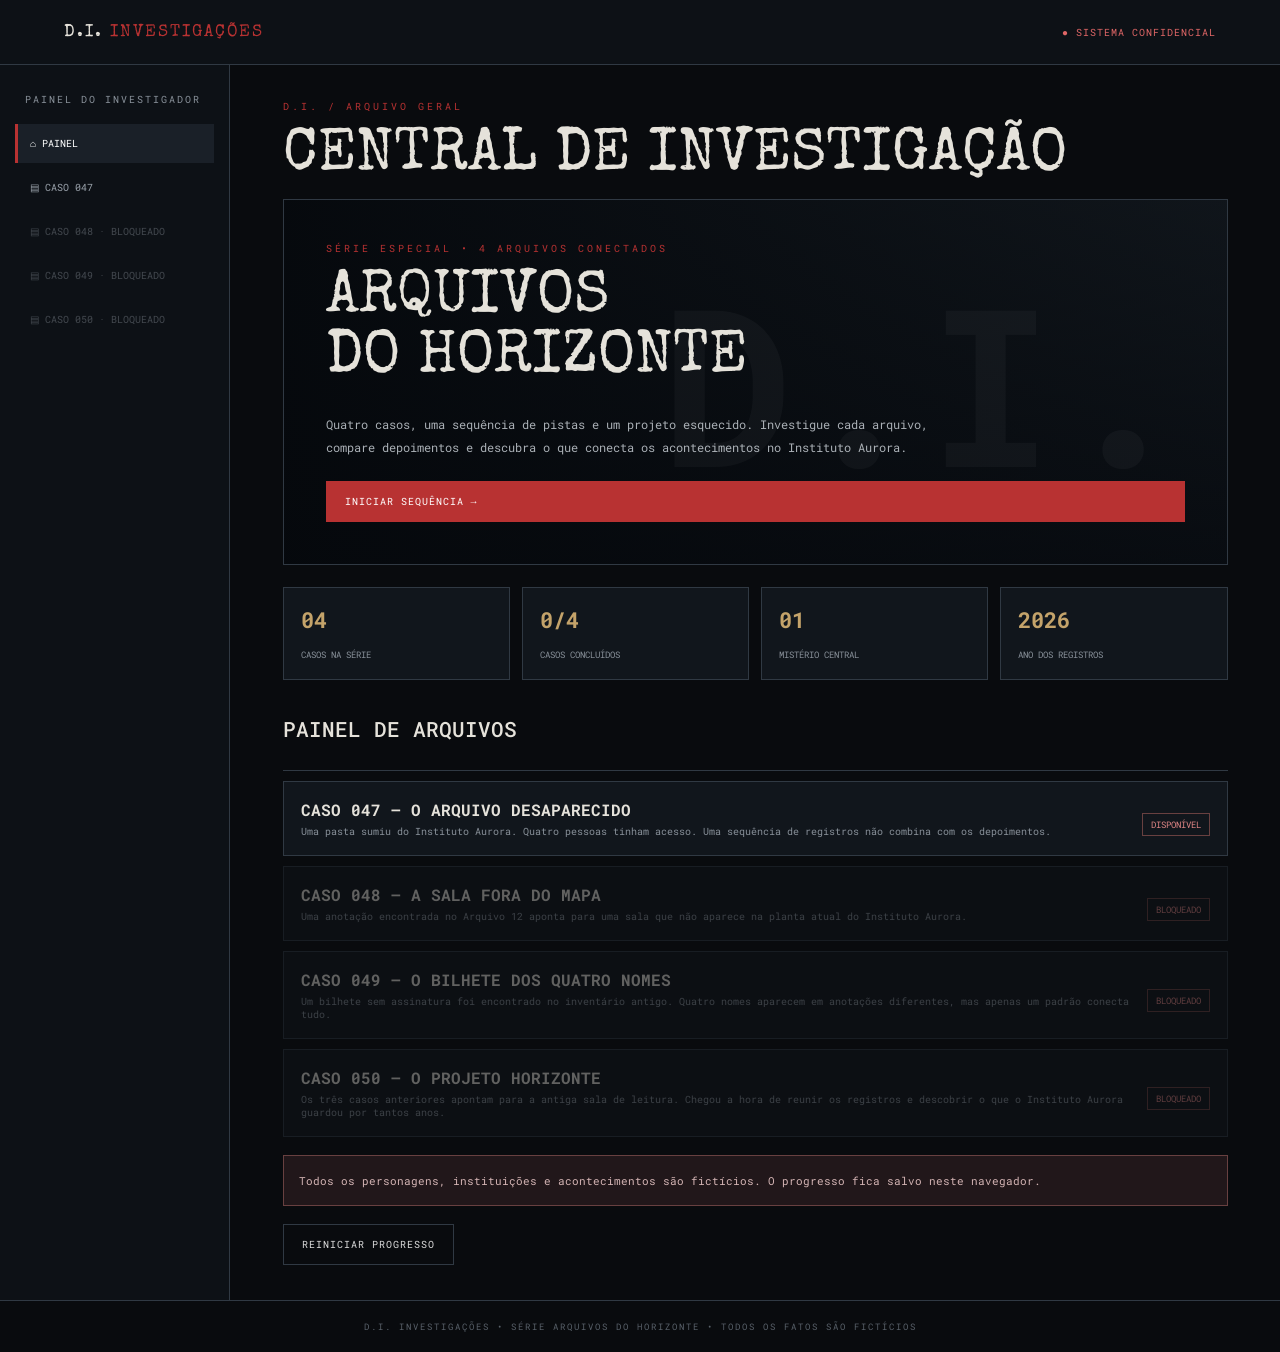
<file: arquivos_do_horizonte_com_fluxo_atualizado (1)/serie_arquivos_do_horizonte/index.html>
<!DOCTYPE html>
<html lang="pt-BR">
<head>
<meta charset="UTF-8">
<meta name="viewport" content="width=device-width, initial-scale=1.0">
<title>D.I. Investigações | Central</title>
<link rel="stylesheet" href="style.css">
</head>
<body data-case="home">
<header>
 <a class="logo" href="index.html">D.I. <span>INVESTIGAÇÕES</span></a>
 <div class="status">● SISTEMA CONFIDENCIAL</div>
</header>
<div class="layout">
 <aside>
  <div class="side-title">PAINEL DO INVESTIGADOR</div>
  <nav id="sideNav"></nav>
 </aside>
 <main id="main"></main>
</div>
<footer>D.I. INVESTIGAÇÕES • SÉRIE ARQUIVOS DO HORIZONTE • TODOS OS FATOS SÃO FICTÍCIOS</footer>
<script src="app.js"></script>
</body>
</html>
</file>
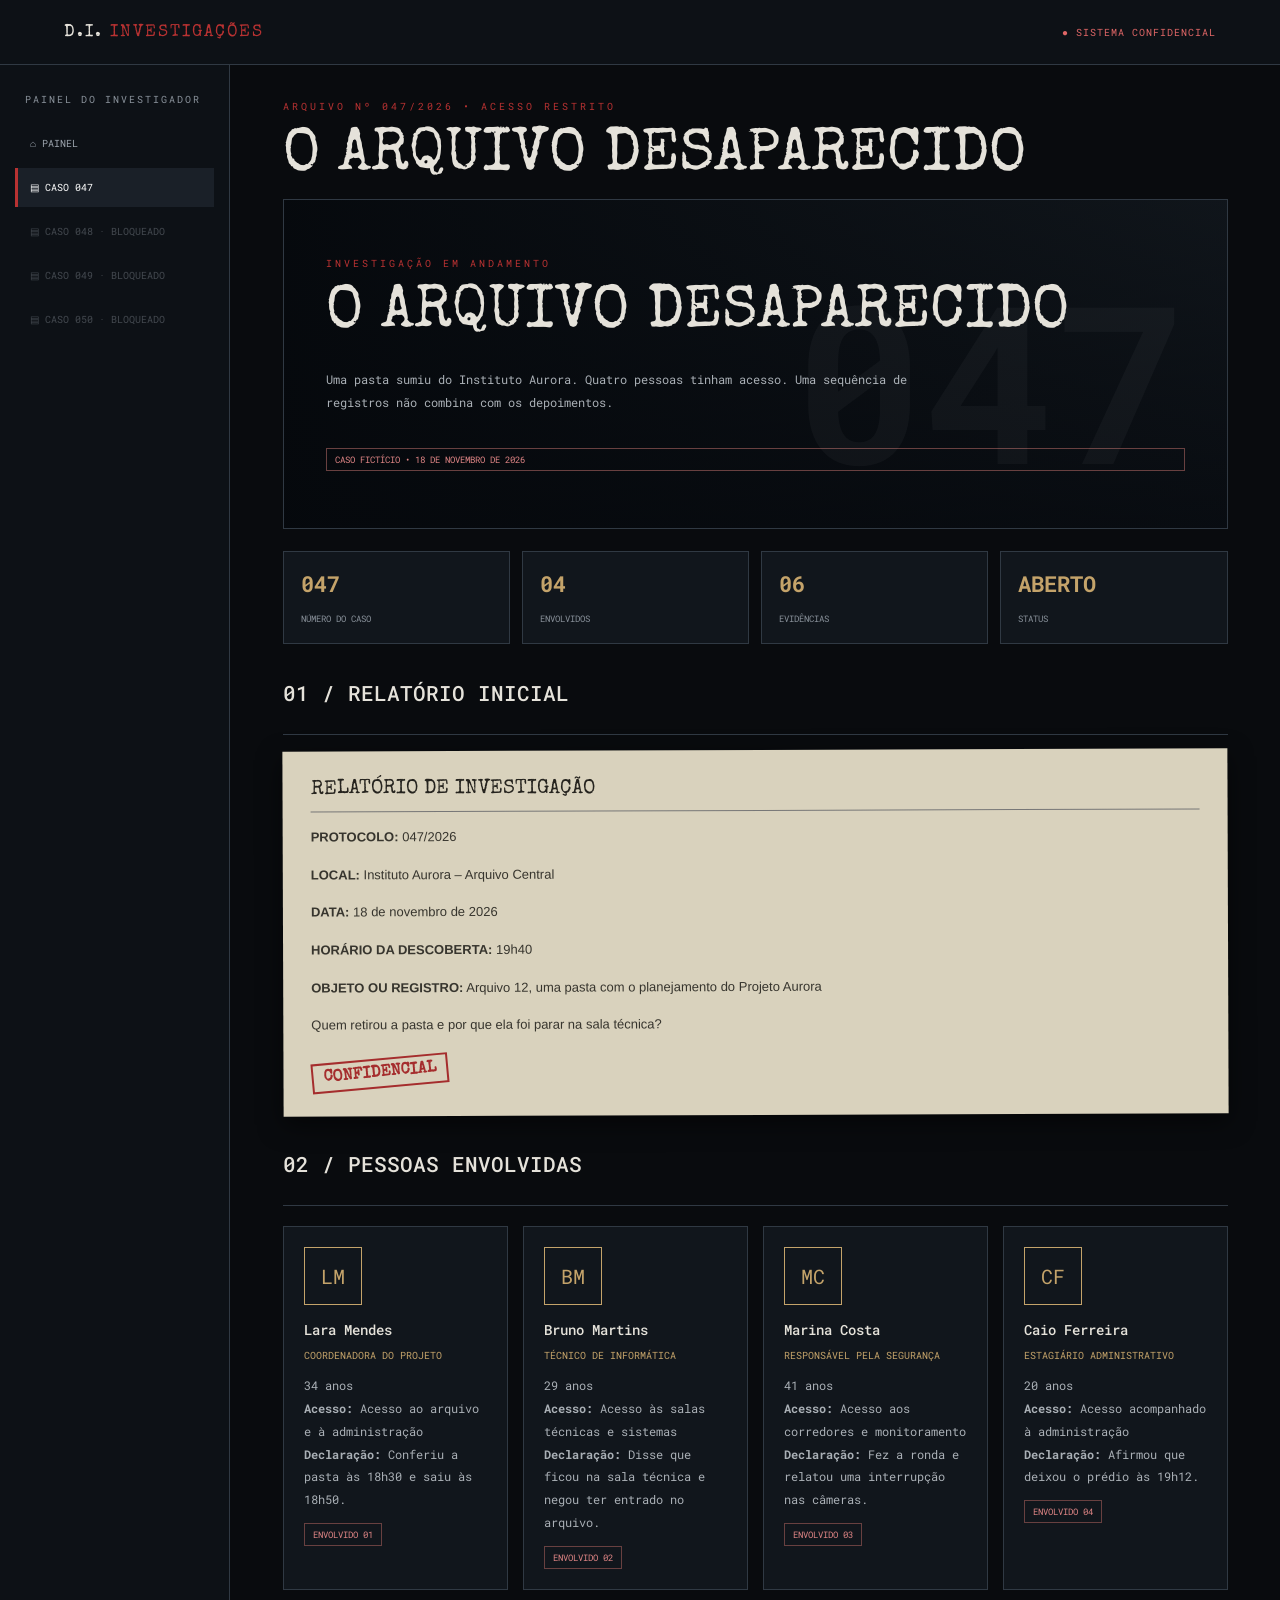
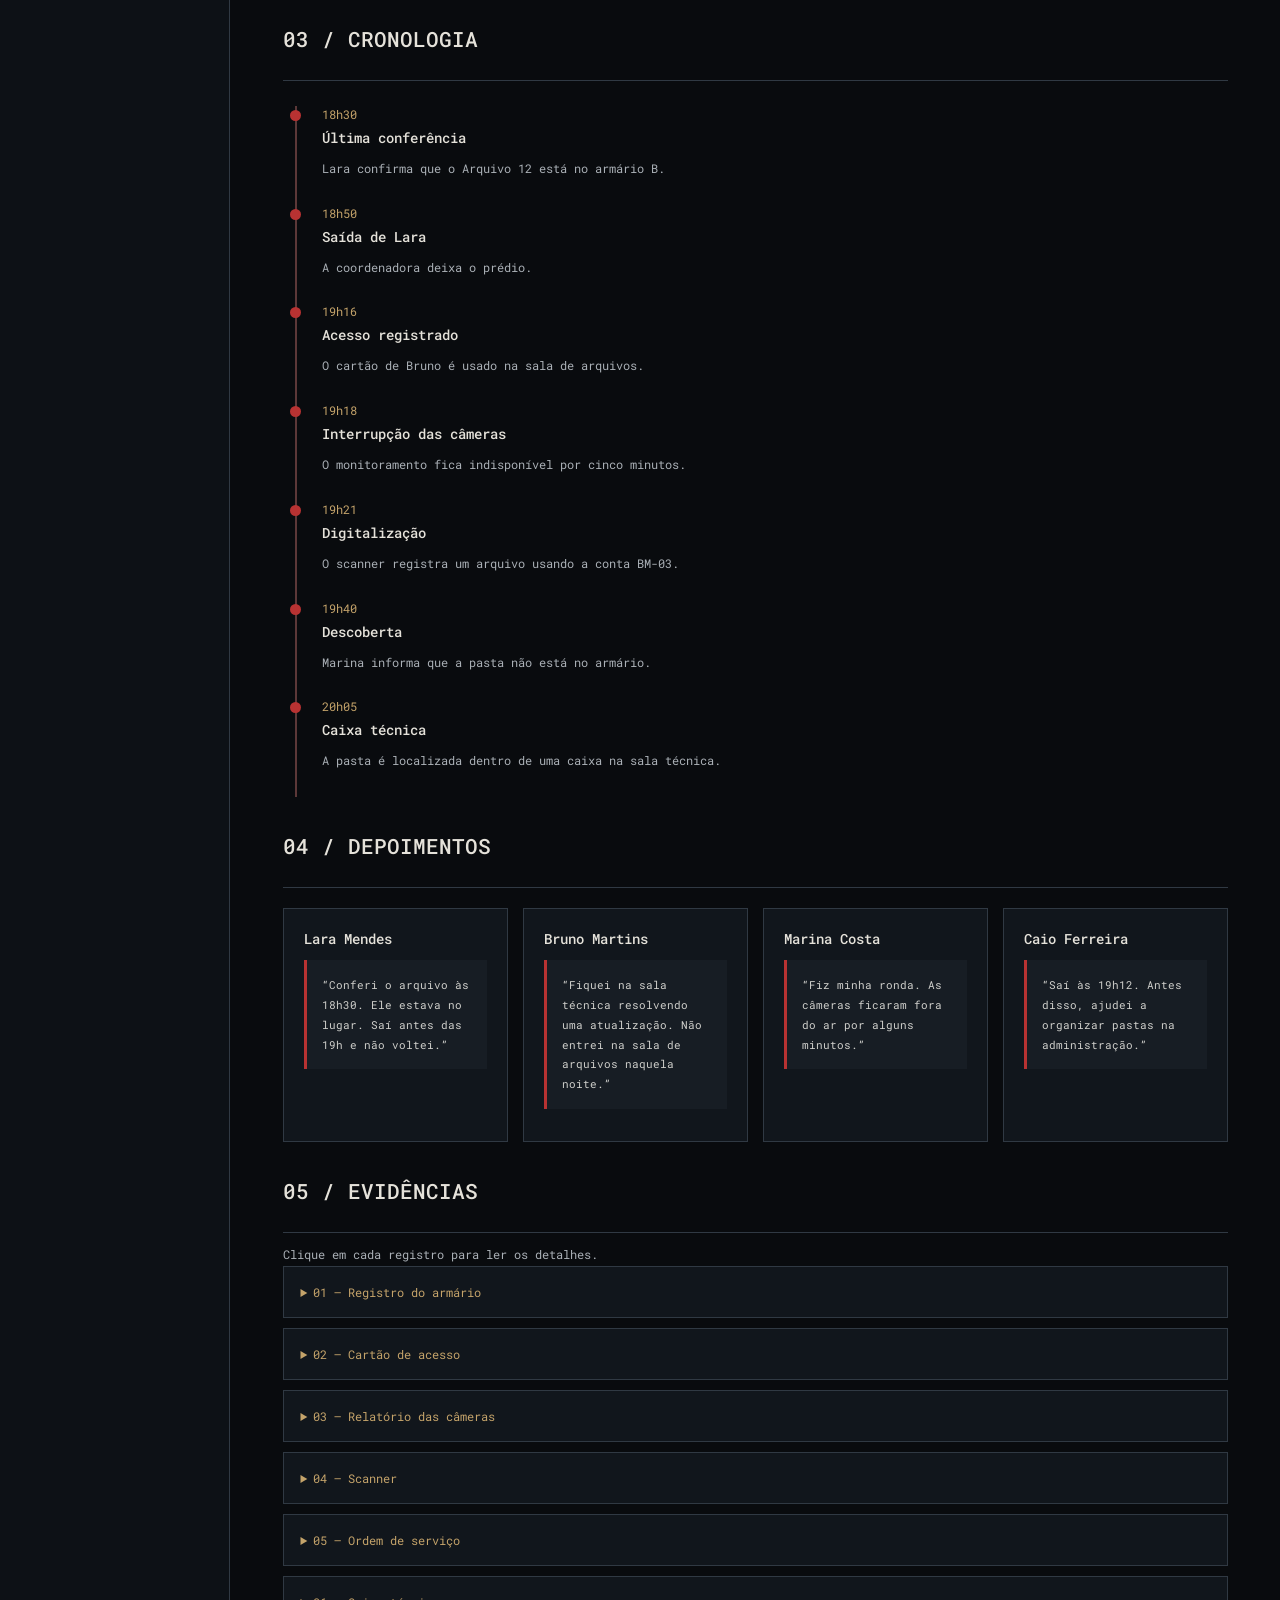
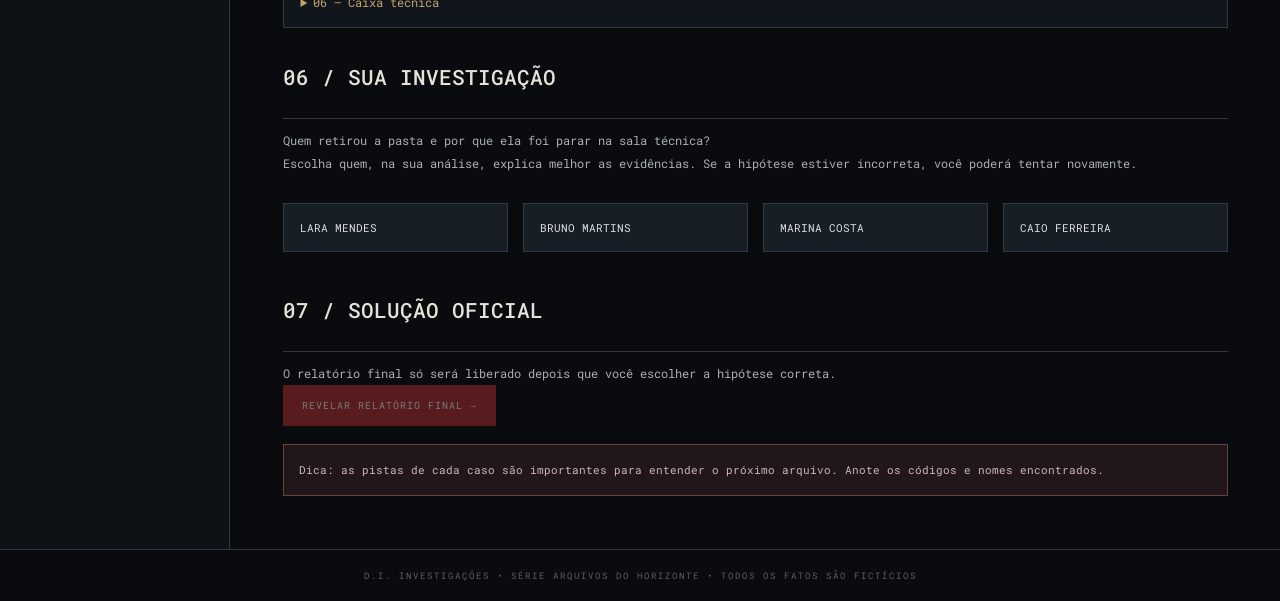
<file: arquivos_do_horizonte_com_fluxo_atualizado (1)/serie_arquivos_do_horizonte/caso-047.html>
<!DOCTYPE html>
<html lang="pt-BR">
<head>
<meta charset="UTF-8">
<meta name="viewport" content="width=device-width, initial-scale=1.0">
<title>Caso 047 | O ARQUIVO DESAPARECIDO</title>
<link rel="stylesheet" href="style.css">
</head>
<body data-case="047">
<header>
 <a class="logo" href="index.html">D.I. <span>INVESTIGAÇÕES</span></a>
 <div class="status">● SISTEMA CONFIDENCIAL</div>
</header>
<div class="layout">
 <aside>
  <div class="side-title">PAINEL DO INVESTIGADOR</div>
  <nav id="sideNav"></nav>
 </aside>
 <main id="main"></main>
</div>
<footer>D.I. INVESTIGAÇÕES • SÉRIE ARQUIVOS DO HORIZONTE • TODOS OS FATOS SÃO FICTÍCIOS</footer>
<script src="app.js"></script>
</body>
</html>
</file>
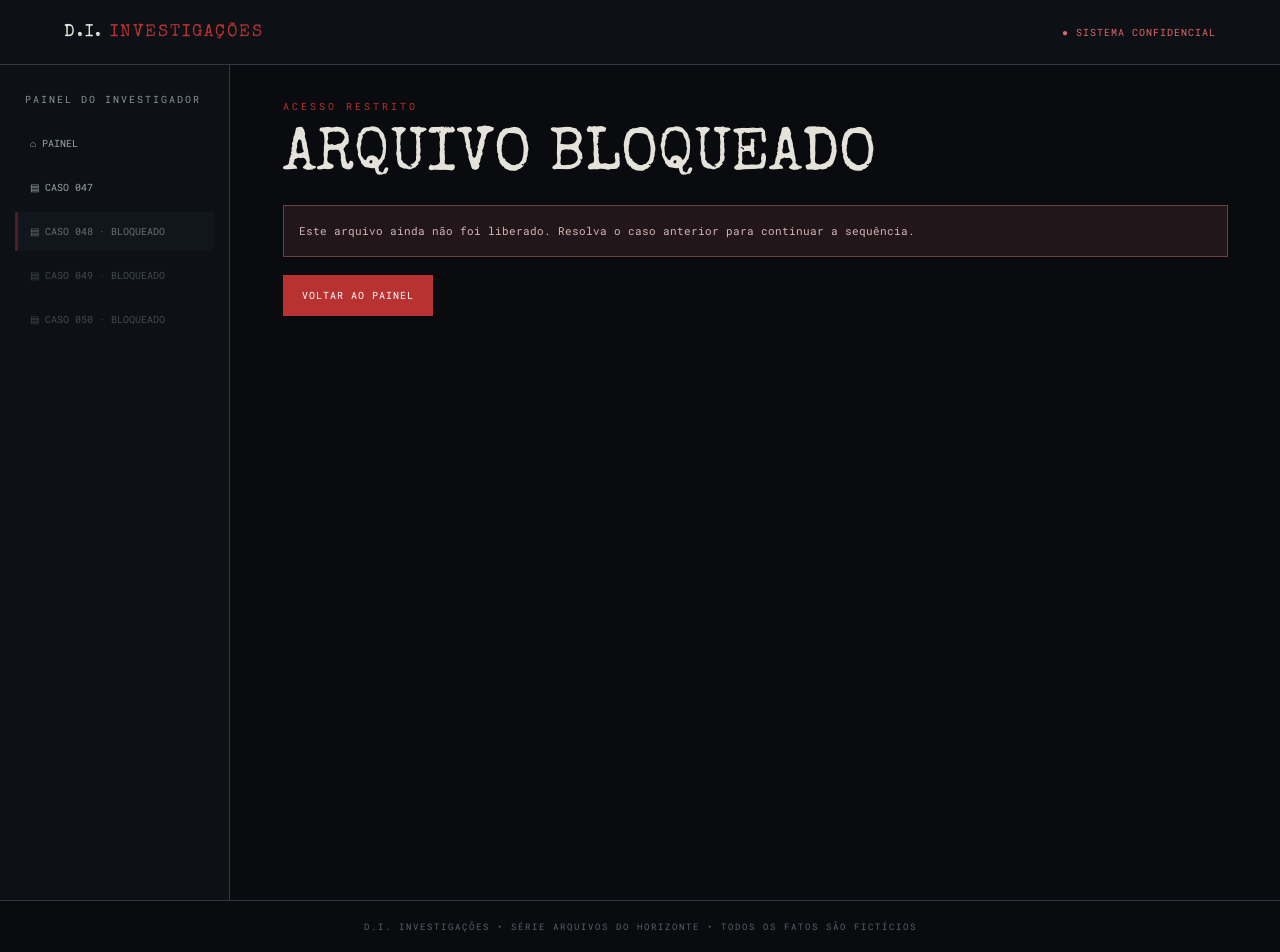
<file: arquivos_do_horizonte_com_fluxo_atualizado (1)/serie_arquivos_do_horizonte/caso-048.html>
<!DOCTYPE html>
<html lang="pt-BR">
<head>
<meta charset="UTF-8">
<meta name="viewport" content="width=device-width, initial-scale=1.0">
<title>Caso 048 | A SALA FORA DO MAPA</title>
<link rel="stylesheet" href="style.css">
</head>
<body data-case="048">
<header>
 <a class="logo" href="index.html">D.I. <span>INVESTIGAÇÕES</span></a>
 <div class="status">● SISTEMA CONFIDENCIAL</div>
</header>
<div class="layout">
 <aside>
  <div class="side-title">PAINEL DO INVESTIGADOR</div>
  <nav id="sideNav"></nav>
 </aside>
 <main id="main"></main>
</div>
<footer>D.I. INVESTIGAÇÕES • SÉRIE ARQUIVOS DO HORIZONTE • TODOS OS FATOS SÃO FICTÍCIOS</footer>
<script src="app.js"></script>
</body>
</html>
</file>
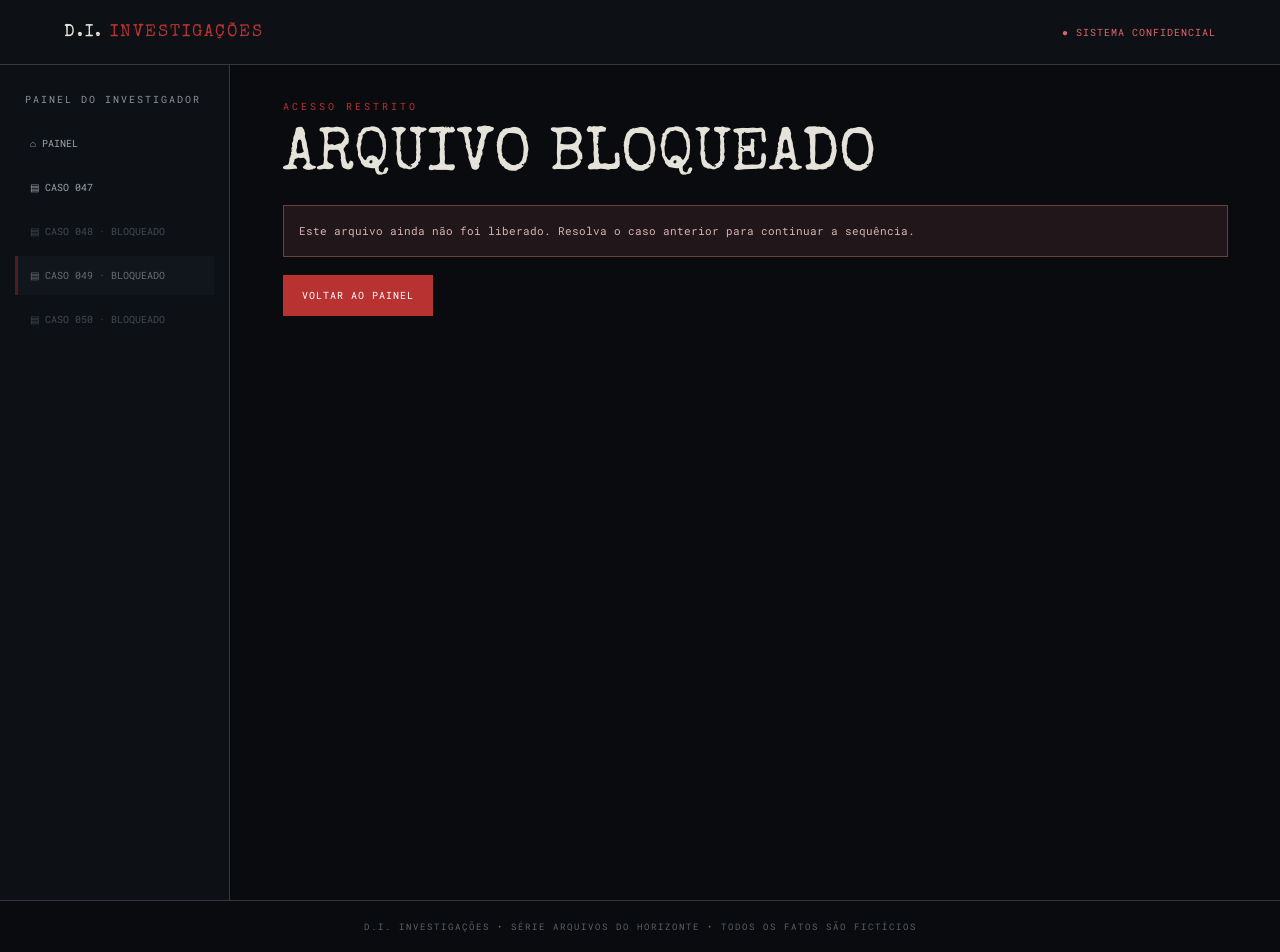
<file: arquivos_do_horizonte_com_fluxo_atualizado (1)/serie_arquivos_do_horizonte/caso-049.html>
<!DOCTYPE html>
<html lang="pt-BR">
<head>
<meta charset="UTF-8">
<meta name="viewport" content="width=device-width, initial-scale=1.0">
<title>Caso 049 | O BILHETE DOS QUATRO NOMES</title>
<link rel="stylesheet" href="style.css">
</head>
<body data-case="049">
<header>
 <a class="logo" href="index.html">D.I. <span>INVESTIGAÇÕES</span></a>
 <div class="status">● SISTEMA CONFIDENCIAL</div>
</header>
<div class="layout">
 <aside>
  <div class="side-title">PAINEL DO INVESTIGADOR</div>
  <nav id="sideNav"></nav>
 </aside>
 <main id="main"></main>
</div>
<footer>D.I. INVESTIGAÇÕES • SÉRIE ARQUIVOS DO HORIZONTE • TODOS OS FATOS SÃO FICTÍCIOS</footer>
<script src="app.js"></script>
</body>
</html>
</file>
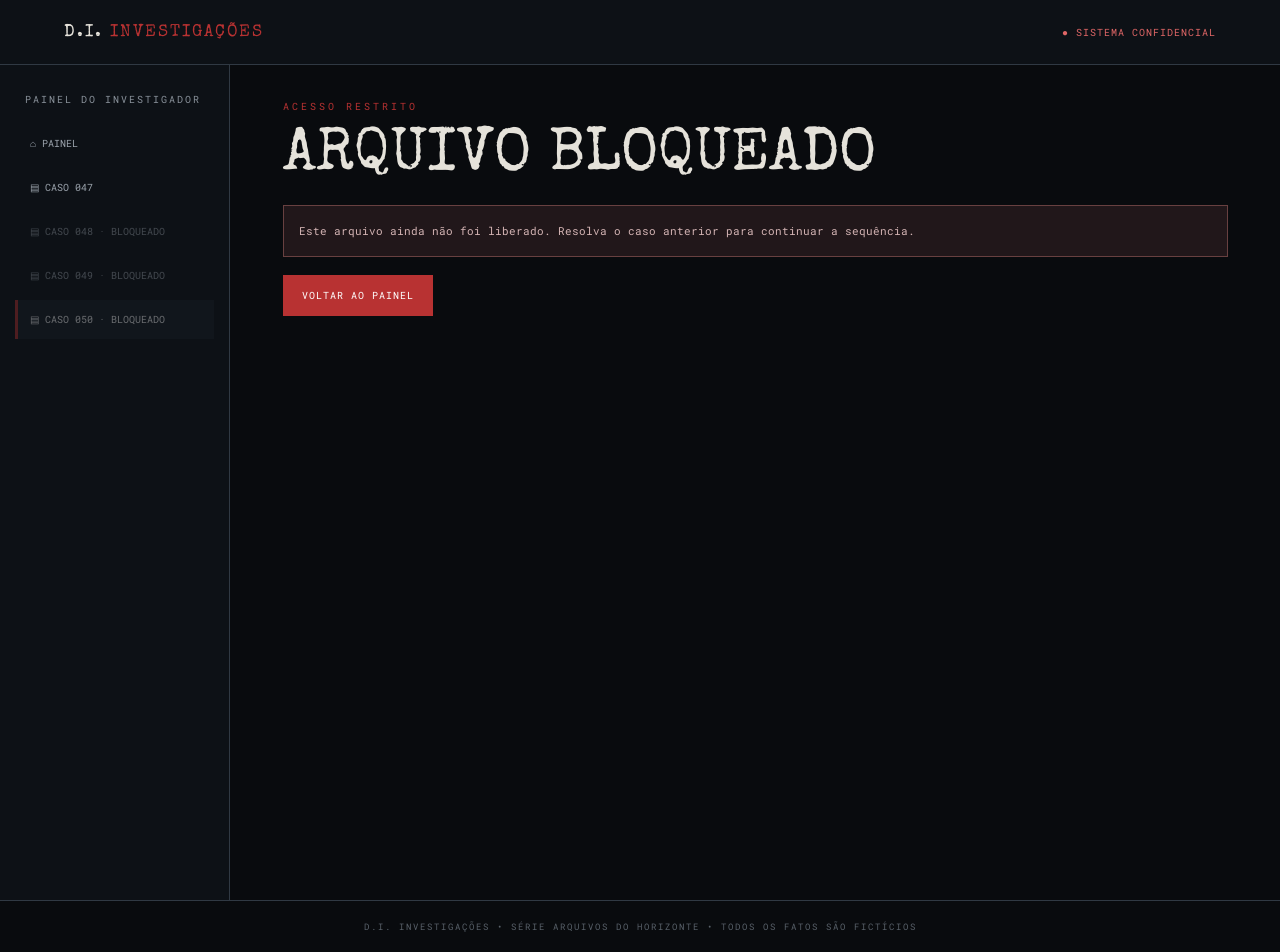
<file: arquivos_do_horizonte_com_fluxo_atualizado (1)/serie_arquivos_do_horizonte/caso-050.html>
<!DOCTYPE html>
<html lang="pt-BR">
<head>
<meta charset="UTF-8">
<meta name="viewport" content="width=device-width, initial-scale=1.0">
<title>Caso 050 | O PROJETO HORIZONTE</title>
<link rel="stylesheet" href="style.css">
</head>
<body data-case="050">
<header>
 <a class="logo" href="index.html">D.I. <span>INVESTIGAÇÕES</span></a>
 <div class="status">● SISTEMA CONFIDENCIAL</div>
</header>
<div class="layout">
 <aside>
  <div class="side-title">PAINEL DO INVESTIGADOR</div>
  <nav id="sideNav"></nav>
 </aside>
 <main id="main"></main>
</div>
<footer>D.I. INVESTIGAÇÕES • SÉRIE ARQUIVOS DO HORIZONTE • TODOS OS FATOS SÃO FICTÍCIOS</footer>
<script src="app.js"></script>
</body>
</html>
</file>
<file: arquivos_do_horizonte_com_fluxo_atualizado (1)/serie_arquivos_do_horizonte/style.css>
@import url('https://fonts.googleapis.com/css2?family=Special+Elite&family=Roboto+Mono:wght@400;500;700&display=swap');
:root{--bg:#090b0e;--panel:#11161c;--panel2:#171e26;--red:#b83232;--gold:#c4a36a;--text:#e5e2da;--muted:#89919a;--line:#303943;--green:#78b58a}
*{box-sizing:border-box;margin:0;padding:0}
body{background:var(--bg);color:var(--text);font-family:'Roboto Mono',monospace;min-height:100vh}
button,a{font-family:inherit;cursor:pointer}
header{height:65px;display:flex;align-items:center;justify-content:space-between;padding:0 5%;border-bottom:1px solid var(--line);background:#0d1116;position:sticky;top:0;z-index:10}
.logo{font-family:'Special Elite',cursive;letter-spacing:2px;font-size:17px;color:var(--text);text-decoration:none}
.logo span{color:var(--red)}
.status{color:#df6666;font-size:10px;letter-spacing:1px}
.layout{display:grid;grid-template-columns:230px 1fr;min-height:calc(100vh - 65px)}
aside{background:#0d1116;border-right:1px solid var(--line);padding:28px 15px}
.side-title{color:var(--muted);font-size:10px;margin:0 10px 18px;letter-spacing:2px}
nav a{display:block;width:100%;padding:13px 12px;background:transparent;border:0;border-left:3px solid transparent;color:#9ba3ac;text-align:left;text-decoration:none;font-size:10px;margin-bottom:5px;transition:.2s}
nav a:hover,nav a.active{background:#1a2028;color:white;border-left-color:var(--red)}
nav a.locked{opacity:.38;cursor:not-allowed}
main{padding:35px 5%;min-width:0;max-width:1500px;width:100%}
.eyebrow{color:var(--red);font-size:10px;letter-spacing:3px;margin-bottom:14px}
h1,h2,h3{font-weight:500}
h1{font-family:'Special Elite',cursive;font-size:clamp(34px,6vw,60px);margin-bottom:12px}
h2{font-size:21px;margin-bottom:15px}
h3{font-size:14px;margin-bottom:10px}
p{color:#aab0b6;font-size:12px;line-height:1.9}
.hero{min-height:330px;padding:42px;background:linear-gradient(90deg,rgba(5,8,12,.97),rgba(5,8,12,.68)),linear-gradient(0deg,#10151c,#27313a);border:1px solid var(--line);display:flex;flex-direction:column;justify-content:center;position:relative;overflow:hidden}
.hero:after{content:attr(data-number);position:absolute;right:4%;top:10%;font-size:clamp(100px,20vw,220px);color:rgba(255,255,255,.035);font-weight:bold;pointer-events:none}
.hero p{max-width:650px;margin:12px 0 22px}
.btn{display:inline-block;background:var(--red);color:white;border:1px solid var(--red);padding:13px 18px;font-size:10px;letter-spacing:1px;transition:.2s;text-decoration:none}
.btn:hover{background:#8d2525}
.btn.secondary{background:transparent;border-color:var(--line);color:#ddd}
.btn.secondary:hover{border-color:var(--red)}
.stats{display:grid;grid-template-columns:repeat(4,1fr);gap:12px;margin:22px 0}
.stat{background:var(--panel);border:1px solid var(--line);padding:17px}
.stat strong{display:block;color:var(--gold);font-size:22px;margin-bottom:7px}
.stat small{color:var(--muted);font-size:9px}
.grid{display:grid;grid-template-columns:repeat(auto-fit,minmax(220px,1fr));gap:15px;margin-top:20px}
.card,.profile{background:var(--panel);border:1px solid var(--line);padding:20px;transition:.2s}
.card:hover,.profile:hover{border-color:#8b4545;transform:translateY(-2px)}
.number{color:var(--red);font-size:11px;margin-bottom:15px}
.card p{font-size:11px}
.tag{display:inline-block;padding:5px 8px;font-size:9px;border:1px solid #684040;color:#df8585;margin-top:12px}
.tag.gold{border-color:#685b43;color:var(--gold)}
.section-heading{margin:35px 0 10px;padding-bottom:12px;border-bottom:1px solid var(--line)}
.file{background:#d9d2bd;color:#25231e;padding:28px;margin:15px 0;box-shadow:0 8px 25px #0008;font-family:'Special Elite',cursive;transform:rotate(-.2deg)}
.file h3{font-size:20px;border-bottom:1px solid #777;padding-bottom:12px;color:#25231e}
.file p{color:#37352e;font-family:Arial,sans-serif;font-size:13px;margin-top:13px}
.stamp{color:#a52d2d;border:2px solid #a52d2d;display:inline-block;padding:5px 10px;transform:rotate(-5deg);margin-top:20px;font-weight:bold}
.profile .avatar{height:58px;width:58px;border:1px solid var(--gold);display:grid;place-items:center;font-size:20px;color:var(--gold);margin-bottom:15px}
.role{color:var(--gold);font-size:10px;margin-bottom:12px}
.quote{border-left:3px solid var(--red);padding:15px;background:#171d24;margin:12px 0;font-size:11px;line-height:1.8;color:#d0d0cc}
.timeline{border-left:2px solid #5c3838;margin:25px 0 25px 12px;padding-left:25px}
.event{position:relative;padding-bottom:25px}
.event:before{content:"";position:absolute;left:-32px;top:4px;width:11px;height:11px;background:var(--red);border-radius:50%}
.event time{color:var(--gold);font-size:12px;display:block;margin-bottom:6px}
.evidence{background:var(--panel);border:1px solid var(--line);padding:17px;margin-bottom:10px}
.evidence summary{cursor:pointer;color:var(--gold);font-size:12px}
.evidence p{margin-top:12px}
.answer{display:block;width:100%;text-align:left;background:#171e26;border:1px solid var(--line);color:#ddd;padding:16px;margin:9px 0;font-size:11px}
.answer:hover{border-color:var(--gold)}
.result{padding:20px;margin-top:20px;background:#151b22;border:1px solid var(--line);line-height:1.8;font-size:12px}
.progress{height:5px;background:#252c34;margin-top:15px}.progress div{height:100%;background:var(--red);width:0%;transition:.4s}
.notice{padding:15px;border:1px solid #684040;background:#21171a;margin:18px 0;color:#d5b5b5;font-size:11px;line-height:1.8}
.case-link{display:flex;justify-content:space-between;gap:15px;align-items:center;background:var(--panel);border:1px solid var(--line);padding:17px;margin:10px 0;text-decoration:none;color:var(--text)}
.case-link:hover{border-color:var(--gold)}
.case-link small{display:block;color:var(--muted);font-size:10px;margin-top:5px}
.case-link.locked{opacity:.4;pointer-events:none}
footer{text-align:center;border-top:1px solid var(--line);padding:20px;color:#59616a;font-size:9px;letter-spacing:2px}
input,textarea{width:100%;background:#0d1116;border:1px solid var(--line);color:var(--text);padding:12px;font:11px 'Roboto Mono',monospace;margin:8px 0}
@media(max-width:700px){.layout{grid-template-columns:1fr}aside{padding:10px;border-right:0}nav{display:grid;grid-template-columns:repeat(2,1fr)}nav a{font-size:9px;padding:11px 7px}.side-title{display:none}main{padding:25px 15px}.stats{grid-template-columns:repeat(2,1fr)}.hero{padding:25px}header{padding:0 15px}.status{font-size:8px}}


button:disabled { opacity: .45; cursor: not-allowed; }
</file>
